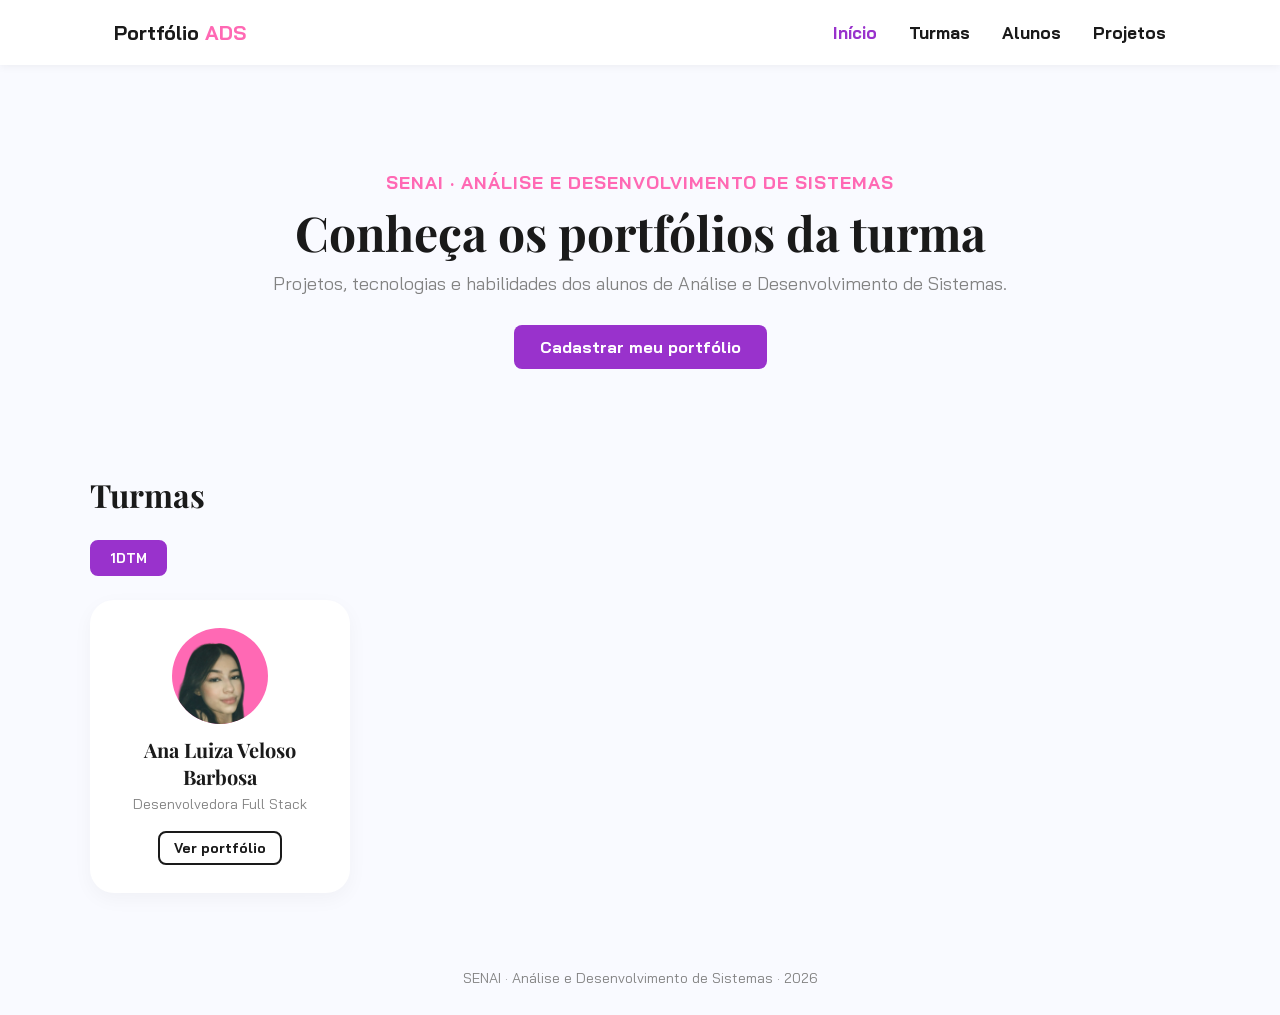
<file: index.html>
<!DOCTYPE html>
<html lang="pt-BR">

<head>
    <meta charset="UTF-8">
    <meta name="viewport" content="width=device-width, initial-scale=1.0">
    <title>Início | Portfólio ADS</title>
    <link rel="preconnect" href="https://fonts.googleapis.com">
    <link href="https://fonts.googleapis.com/css2?family=Bai+Jamjuree:wght@400;600;700&family=Playfair+Display:wght@700;800&display=swap" rel="stylesheet">
    <link rel="stylesheet" href="style.css">
</head>

<body>
    <header class="cabecalho">
        <div class="container">
            <a href="index.html" class="logo">Portfólio <span>ADS</span></a>
            <nav>
                <ul class="menu">
                    <li><a href="index.html" class="ativo">Início</a></li>
                    <li><a href="cadastro-turma.html">Turmas</a></li>
                    <li><a href="cadastro-aluno.html">Alunos</a></li>
                    <li><a href="cadastro-projeto.html">Projetos</a></li>
                </ul>
            </nav>
        </div>
    </header>

    <main>
        <div class="container">
            <section class="destaque">
                <p class="cargo">SENAI · Análise e Desenvolvimento de Sistemas</p>
                <h1>Conheça os portfólios da turma</h1>
                <p>Projetos, tecnologias e habilidades dos alunos de Análise e Desenvolvimento de Sistemas.</p>
                <a href="cadastro-aluno.html" class="btn btn-roxo">Cadastrar meu portfólio</a>
            </section>

            <h2>Turmas</h2>
            <div class="filtro-turmas" id="filtro-turmas">
                <button class="chip ativo">1DTM</button>
            </div>

            <div class="grade-alunos" id="grade-alunos">
                <a href="portfolio.html" class="cartao card-aluno">
                    <img class="avatar" src="img/foto-ana.png" alt="Foto de Ana Luiza">
                    <h3>Ana Luiza Veloso Barbosa</h3>
                    <p>Desenvolvedora Full Stack</p>
                    <span class="btn btn-fantasma btn-pequeno">Ver portfólio</span>
                </a>
            </div>
        </div>
    </main>

    <footer class="rodape">SENAI · Análise e Desenvolvimento de Sistemas · 2026</footer>

    <script src="js/api.js"></script>
    <script src="js/index.js"></script>
</body>

</html>
</file>
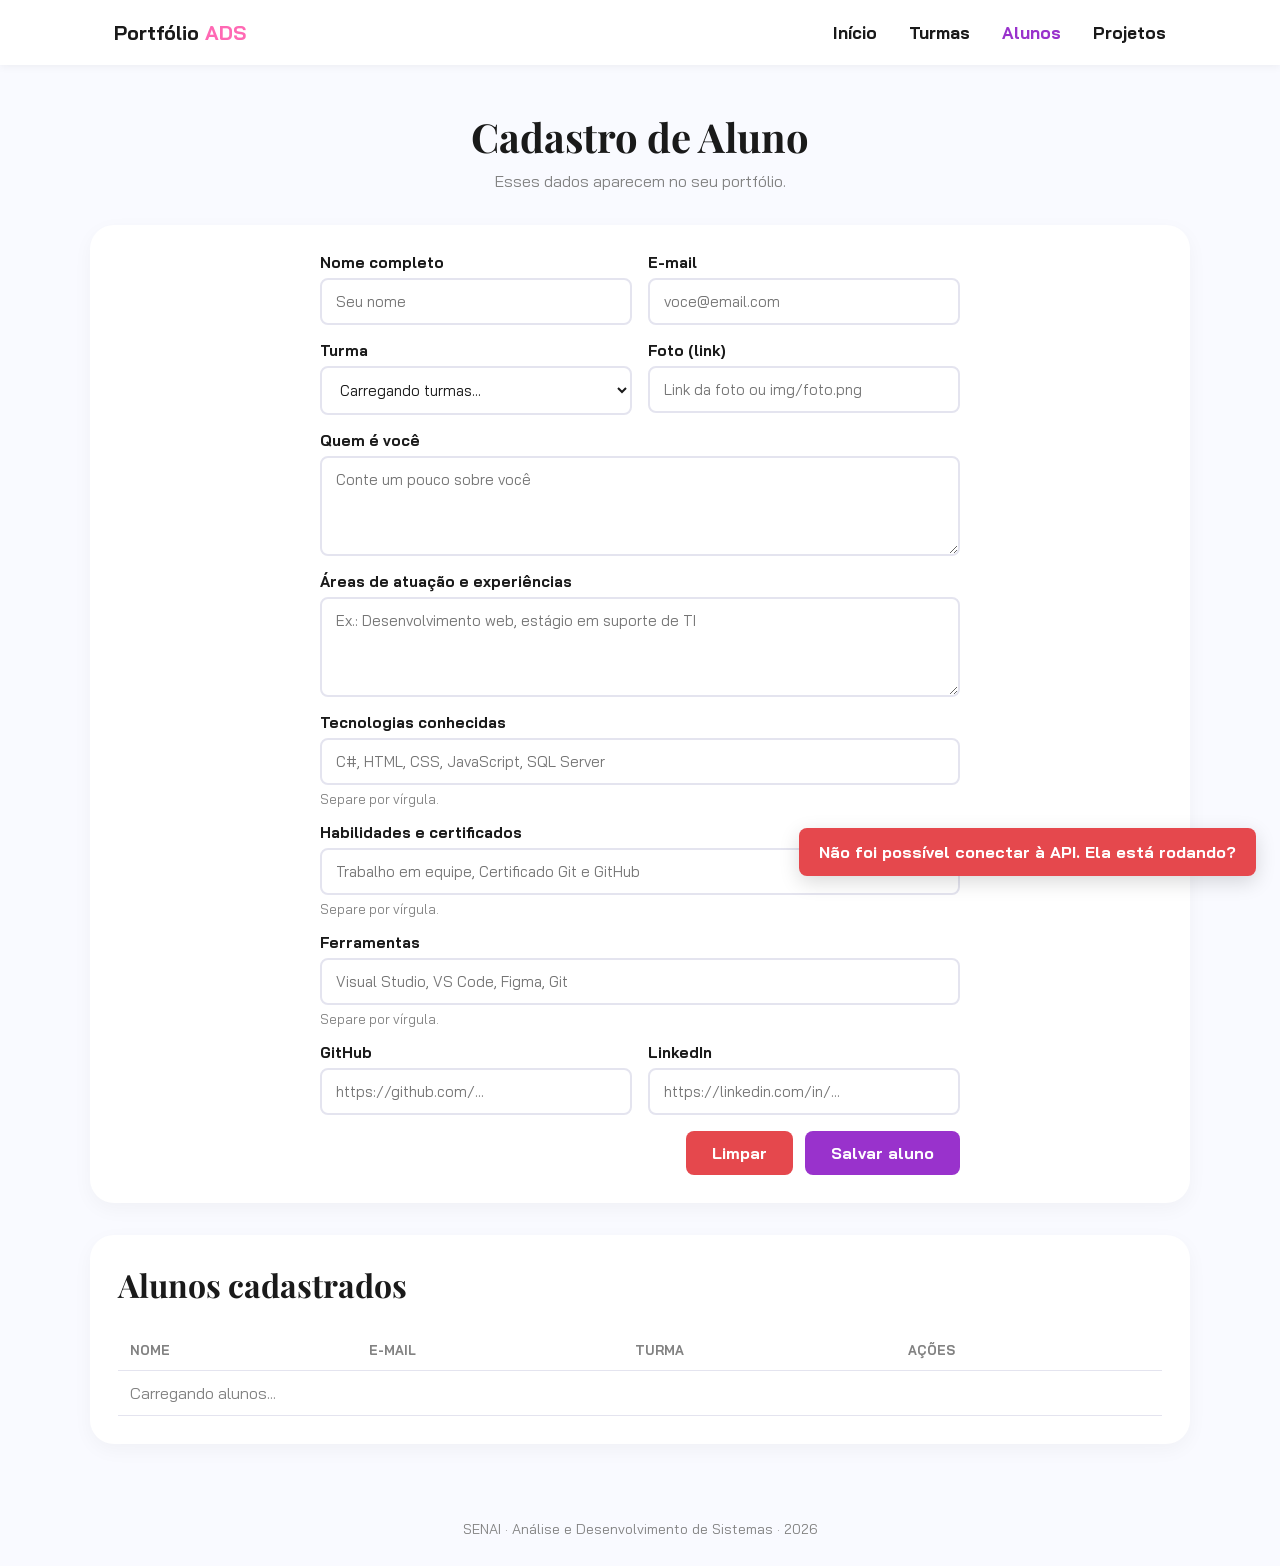
<file: cadastro-aluno.html>
<!DOCTYPE html>
<html lang="pt-BR">

<head>
    <meta charset="UTF-8">
    <meta name="viewport" content="width=device-width, initial-scale=1.0">
    <title>Cadastro de Aluno | Portfólio ADS</title>
    <link rel="preconnect" href="https://fonts.googleapis.com">
    <link href="https://fonts.googleapis.com/css2?family=Bai+Jamjuree:wght@400;600;700&family=Playfair+Display:wght@700;800&display=swap" rel="stylesheet">
    <link rel="stylesheet" href="style.css">
</head>

<body>
    <header class="cabecalho">
        <div class="container">
            <a href="index.html" class="logo">Portfólio <span>ADS</span></a>
            <nav>
                <ul class="menu">
                    <li><a href="index.html">Início</a></li>
                    <li><a href="cadastro-turma.html">Turmas</a></li>
                    <li><a href="cadastro-aluno.html" class="ativo">Alunos</a></li>
                    <li><a href="cadastro-projeto.html">Projetos</a></li>
                </ul>
            </nav>
        </div>
    </header>

    <main>
        <div class="container">
            <div class="titulo-pagina">
                <h1>Cadastro de Aluno</h1>
                <p>Esses dados aparecem no seu portfólio.</p>
            </div>

            <section class="cartao">
                <form class="formulario" id="form-aluno">
                    <div class="linha-campos">
                        <div class="campo">
                            <label for="nome">Nome completo</label>
                            <input type="text" id="nome" placeholder="Seu nome" required>
                        </div>
                        <div class="campo">
                            <label for="email">E-mail</label>
                            <input type="email" id="email" placeholder="voce@email.com" required>
                        </div>
                    </div>
                    <div class="linha-campos">
                        <div class="campo">
                            <label for="turma">Turma</label>
                            <select id="turma" required>
                                <option value="">Carregando turmas...</option>
                            </select>
                        </div>
                        <div class="campo">
                            <label for="foto">Foto (link)</label>
                            <input type="text" id="foto" placeholder="Link da foto ou img/foto.png">
                        </div>
                    </div>
                    <div class="campo">
                        <label for="sobre">Quem é você</label>
                        <textarea id="sobre" placeholder="Conte um pouco sobre você"></textarea>
                    </div>
                    <div class="campo">
                        <label for="areas">Áreas de atuação e experiências</label>
                        <textarea id="areas" placeholder="Ex.: Desenvolvimento web, estágio em suporte de TI"></textarea>
                    </div>
                    <div class="campo">
                        <label for="tecnologias">Tecnologias conhecidas</label>
                        <input type="text" id="tecnologias" placeholder="C#, HTML, CSS, JavaScript, SQL Server">
                        <small>Separe por vírgula.</small>
                    </div>
                    <div class="campo">
                        <label for="habilidades">Habilidades e certificados</label>
                        <input type="text" id="habilidades" placeholder="Trabalho em equipe, Certificado Git e GitHub">
                        <small>Separe por vírgula.</small>
                    </div>
                    <div class="campo">
                        <label for="ferramentas">Ferramentas</label>
                        <input type="text" id="ferramentas" placeholder="Visual Studio, VS Code, Figma, Git">
                        <small>Separe por vírgula.</small>
                    </div>
                    <div class="linha-campos">
                        <div class="campo">
                            <label for="github">GitHub</label>
                            <input type="url" id="github" placeholder="https://github.com/...">
                        </div>
                        <div class="campo">
                            <label for="linkedin">LinkedIn</label>
                            <input type="url" id="linkedin" placeholder="https://linkedin.com/in/...">
                        </div>
                    </div>
                    <div class="acoes-form">
                        <button type="reset" class="btn btn-vermelho">Limpar</button>
                        <button type="submit" class="btn btn-roxo" id="btn-salvar">Salvar aluno</button>
                    </div>
                </form>
            </section>

            <section class="cartao" style="margin-top: 32px;">
                <h2>Alunos cadastrados</h2>
                <table class="tabela">
                    <thead>
                        <tr>
                            <th>Nome</th>
                            <th>E-mail</th>
                            <th>Turma</th>
                            <th>Ações</th>
                        </tr>
                    </thead>
                    <tbody id="lista-alunos">
                        <tr><td colspan="4" class="vazio">Carregando alunos...</td></tr>
                    </tbody>
                </table>
            </section>
        </div>
    </main>

    <footer class="rodape">SENAI · Análise e Desenvolvimento de Sistemas · 2026</footer>

    <script src="js/api.js"></script>
    <script src="js/cadastro-aluno.js"></script>
</body>

</html>
</file>
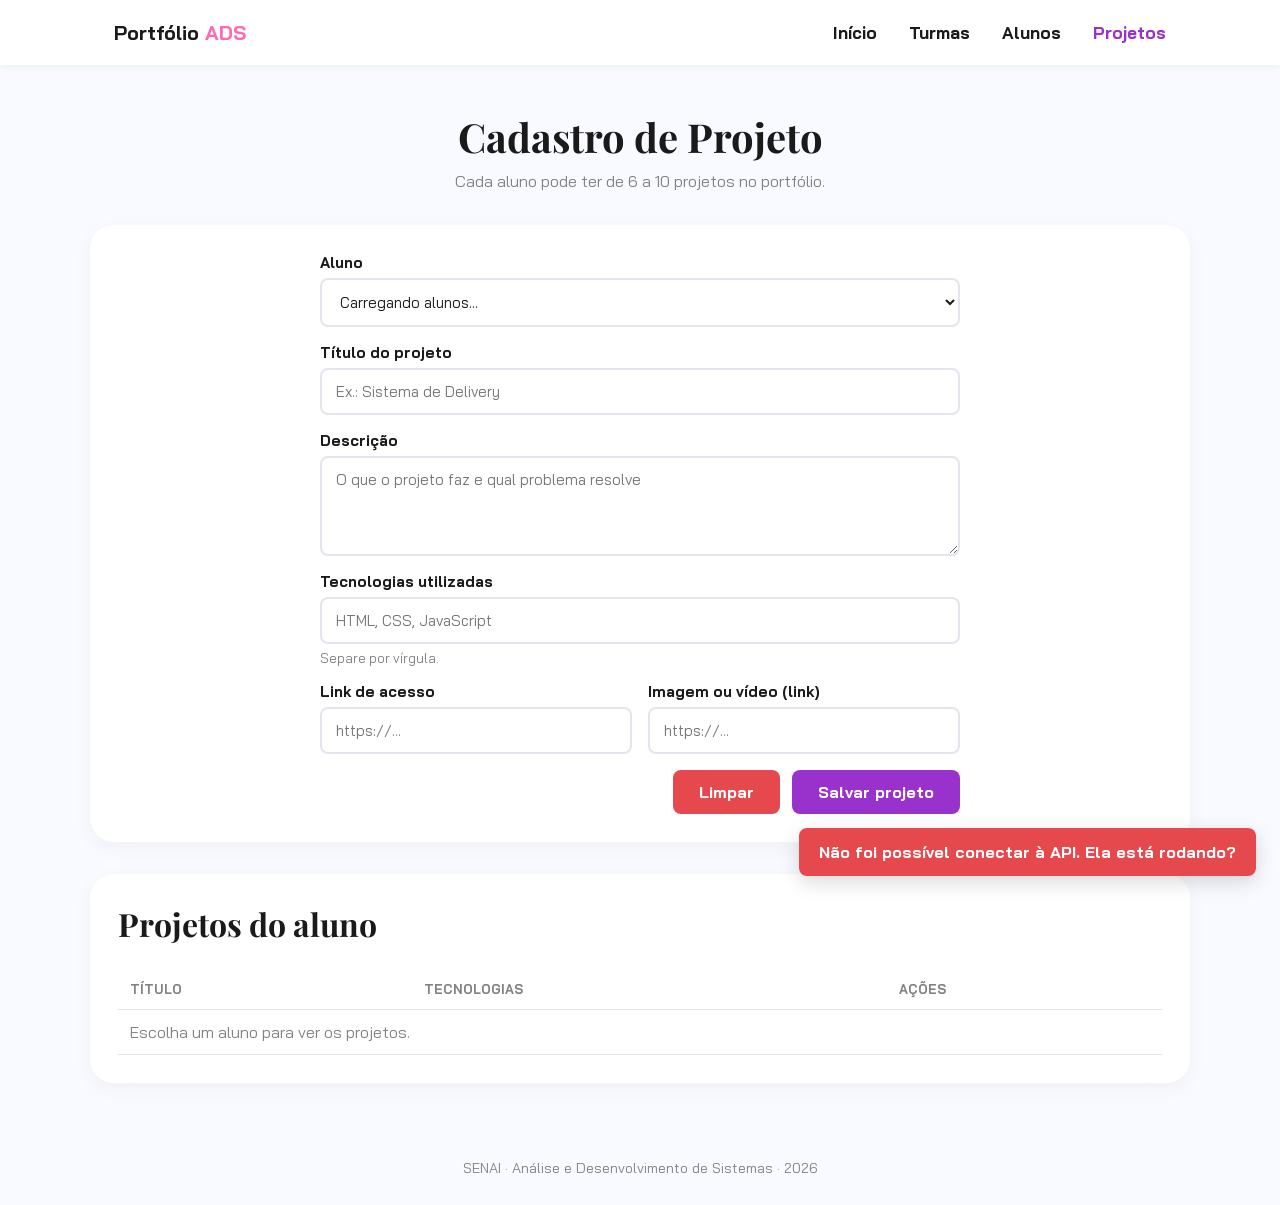
<file: cadastro-projeto.html>
<!DOCTYPE html>
<html lang="pt-BR">

<head>
    <meta charset="UTF-8">
    <meta name="viewport" content="width=device-width, initial-scale=1.0">
    <title>Cadastro de Projeto | Portfólio ADS</title>
    <link rel="preconnect" href="https://fonts.googleapis.com">
    <link href="https://fonts.googleapis.com/css2?family=Bai+Jamjuree:wght@400;600;700&family=Playfair+Display:wght@700;800&display=swap" rel="stylesheet">
    <link rel="stylesheet" href="style.css">
</head>

<body>
    <header class="cabecalho">
        <div class="container">
            <a href="index.html" class="logo">Portfólio <span>ADS</span></a>
            <nav>
                <ul class="menu">
                    <li><a href="index.html">Início</a></li>
                    <li><a href="cadastro-turma.html">Turmas</a></li>
                    <li><a href="cadastro-aluno.html">Alunos</a></li>
                    <li><a href="cadastro-projeto.html" class="ativo">Projetos</a></li>
                </ul>
            </nav>
        </div>
    </header>

    <main>
        <div class="container">
            <div class="titulo-pagina">
                <h1>Cadastro de Projeto</h1>
                <p>Cada aluno pode ter de 6 a 10 projetos no portfólio.</p>
            </div>

            <section class="cartao">
                <form class="formulario" id="form-projeto">
                    <div class="campo">
                        <label for="aluno">Aluno</label>
                        <select id="aluno" required>
                            <option value="">Carregando alunos...</option>
                        </select>
                    </div>
                    <div class="campo">
                        <label for="titulo">Título do projeto</label>
                        <input type="text" id="titulo" placeholder="Ex.: Sistema de Delivery" required>
                    </div>
                    <div class="campo">
                        <label for="descricao">Descrição</label>
                        <textarea id="descricao" placeholder="O que o projeto faz e qual problema resolve" required></textarea>
                    </div>
                    <div class="campo">
                        <label for="tecnologias">Tecnologias utilizadas</label>
                        <input type="text" id="tecnologias" placeholder="HTML, CSS, JavaScript">
                        <small>Separe por vírgula.</small>
                    </div>
                    <div class="linha-campos">
                        <div class="campo">
                            <label for="link">Link de acesso</label>
                            <input type="text" id="link" placeholder="https://...">
                        </div>
                        <div class="campo">
                            <label for="imagem">Imagem ou vídeo (link)</label>
                            <input type="text" id="imagem" placeholder="https://...">
                        </div>
                    </div>
                    <div class="acoes-form">
                        <button type="reset" class="btn btn-vermelho">Limpar</button>
                        <button type="submit" class="btn btn-roxo" id="btn-salvar">Salvar projeto</button>
                    </div>
                </form>
            </section>

            <section class="cartao" style="margin-top: 32px;">
                <h2>Projetos do aluno <span class="contador" id="contador"></span></h2>
                <table class="tabela">
                    <thead>
                        <tr>
                            <th>Título</th>
                            <th>Tecnologias</th>
                            <th>Ações</th>
                        </tr>
                    </thead>
                    <tbody id="lista-projetos">
                        <tr><td colspan="3" class="vazio">Escolha um aluno para ver os projetos.</td></tr>
                    </tbody>
                </table>
            </section>
        </div>
    </main>

    <footer class="rodape">SENAI · Análise e Desenvolvimento de Sistemas · 2026</footer>

    <script src="js/api.js"></script>
    <script src="js/cadastro-projeto.js"></script>
</body>

</html>
</file>
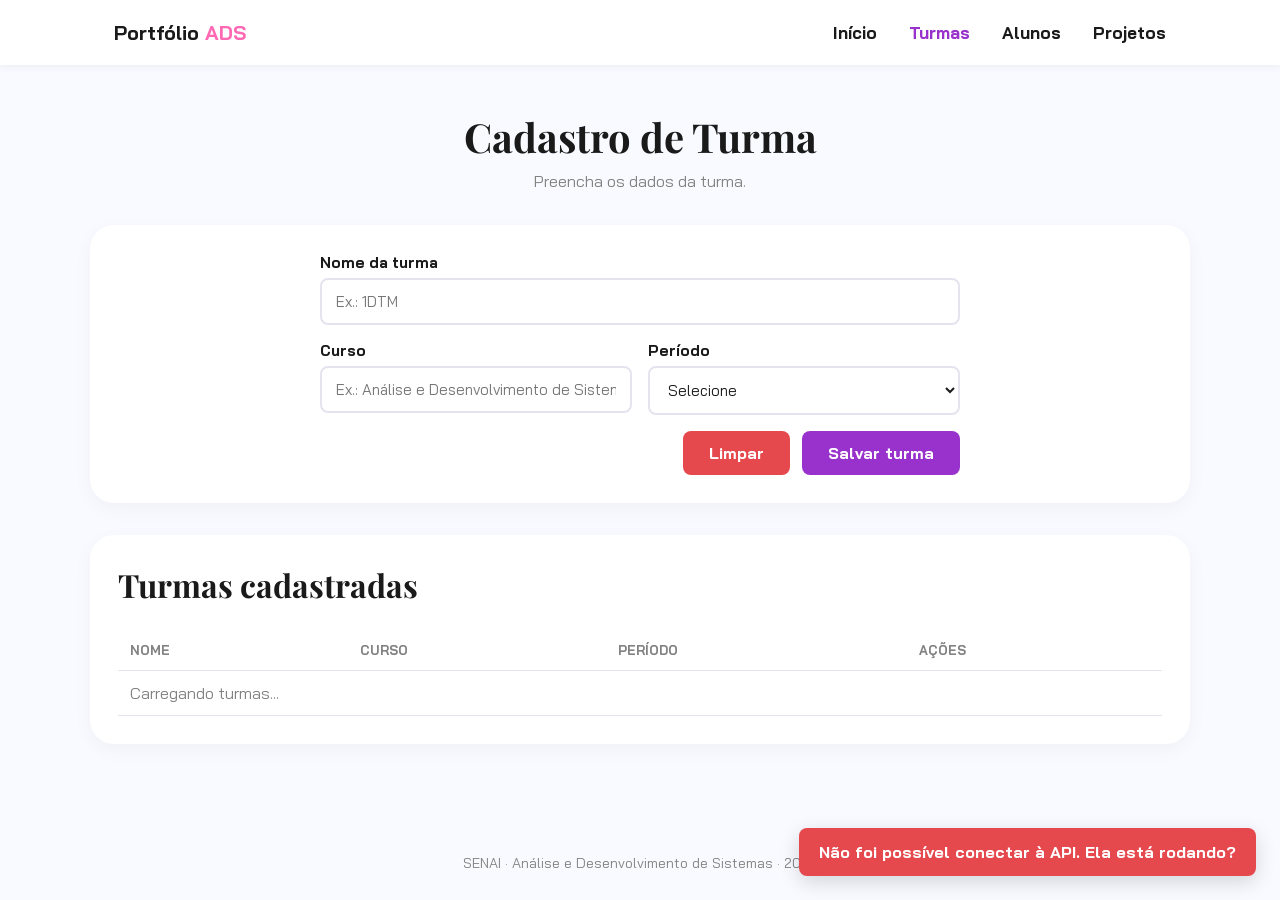
<file: cadastro-turma.html>
<!DOCTYPE html>
<html lang="pt-BR">

<head>
    <meta charset="UTF-8">
    <meta name="viewport" content="width=device-width, initial-scale=1.0">
    <title>Cadastro de Turma | Portfólio ADS</title>
    <link rel="preconnect" href="https://fonts.googleapis.com">
    <link href="https://fonts.googleapis.com/css2?family=Bai+Jamjuree:wght@400;600;700&family=Playfair+Display:wght@700;800&display=swap" rel="stylesheet">
    <link rel="stylesheet" href="style.css">
</head>

<body>
    <header class="cabecalho">
        <div class="container">
            <a href="index.html" class="logo">Portfólio <span>ADS</span></a>
            <nav>
                <ul class="menu">
                    <li><a href="index.html">Início</a></li>
                    <li><a href="cadastro-turma.html" class="ativo">Turmas</a></li>
                    <li><a href="cadastro-aluno.html">Alunos</a></li>
                    <li><a href="cadastro-projeto.html">Projetos</a></li>
                </ul>
            </nav>
        </div>
    </header>

    <main>
        <div class="container">
            <div class="titulo-pagina">
                <h1>Cadastro de Turma</h1>
                <p>Preencha os dados da turma.</p>
            </div>

            <section class="cartao">
                <form class="formulario" id="form-turma">
                    <div class="campo">
                        <label for="nome">Nome da turma</label>
                        <input type="text" id="nome" placeholder="Ex.: 1DTM" required>
                    </div>
                    <div class="linha-campos">
                        <div class="campo">
                            <label for="curso">Curso</label>
                            <input type="text" id="curso" placeholder="Ex.: Análise e Desenvolvimento de Sistemas" required>
                        </div>
                        <div class="campo">
                            <label for="periodo">Período</label>
                            <select id="periodo" required>
                                <option value="">Selecione</option>
                                <option>Manhã</option>
                                <option>Tarde</option>
                                <option>Noite</option>
                            </select>
                        </div>
                    </div>
                    <div class="acoes-form">
                        <button type="reset" class="btn btn-vermelho">Limpar</button>
                        <button type="submit" class="btn btn-roxo" id="btn-salvar">Salvar turma</button>
                    </div>
                </form>
            </section>

            <section class="cartao" style="margin-top: 32px;">
                <h2>Turmas cadastradas</h2>
                <table class="tabela">
                    <thead>
                        <tr>
                            <th>Nome</th>
                            <th>Curso</th>
                            <th>Período</th>
                            <th>Ações</th>
                        </tr>
                    </thead>
                    <tbody id="lista-turmas">
                        <tr><td colspan="4" class="vazio">Carregando turmas...</td></tr>
                    </tbody>
                </table>
            </section>
        </div>
    </main>

    <footer class="rodape">SENAI · Análise e Desenvolvimento de Sistemas · 2026</footer>

    <script src="js/api.js"></script>
    <script src="js/cadastro-turma.js"></script>
</body>

</html>
</file>
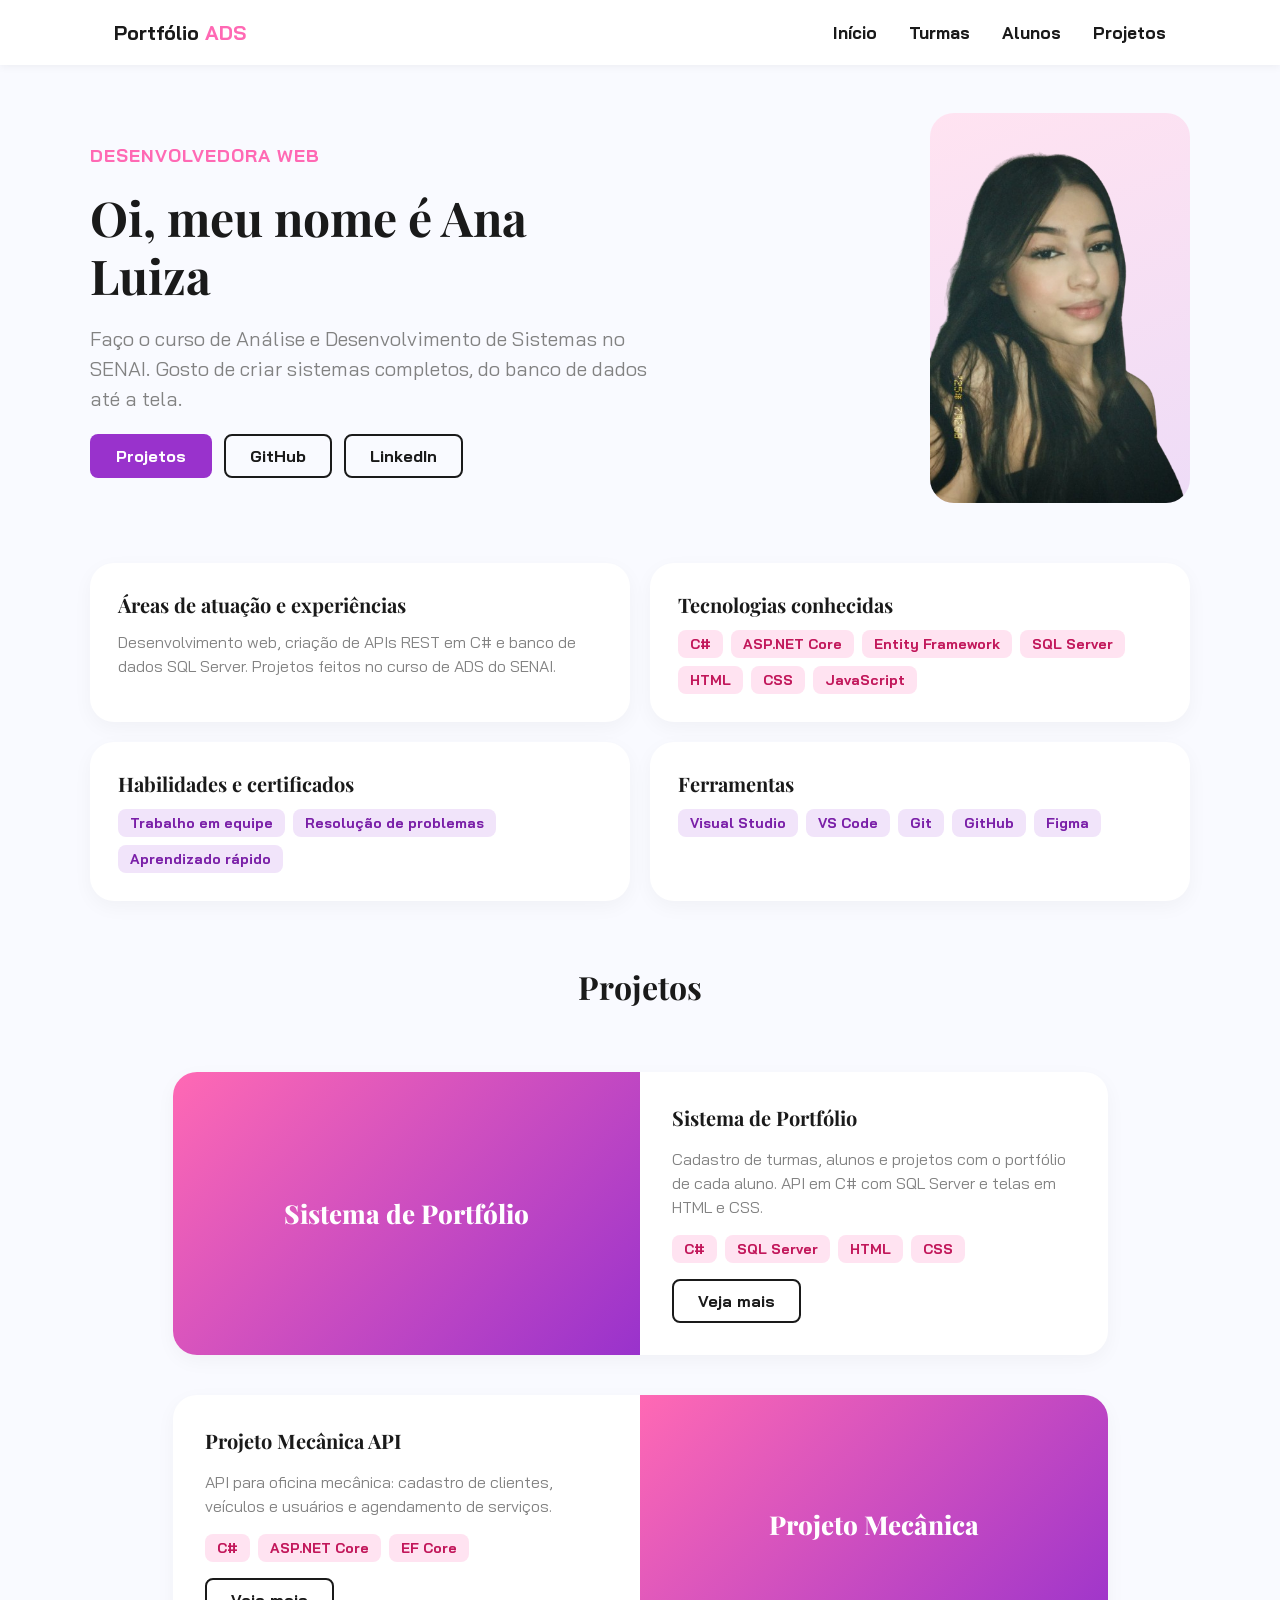
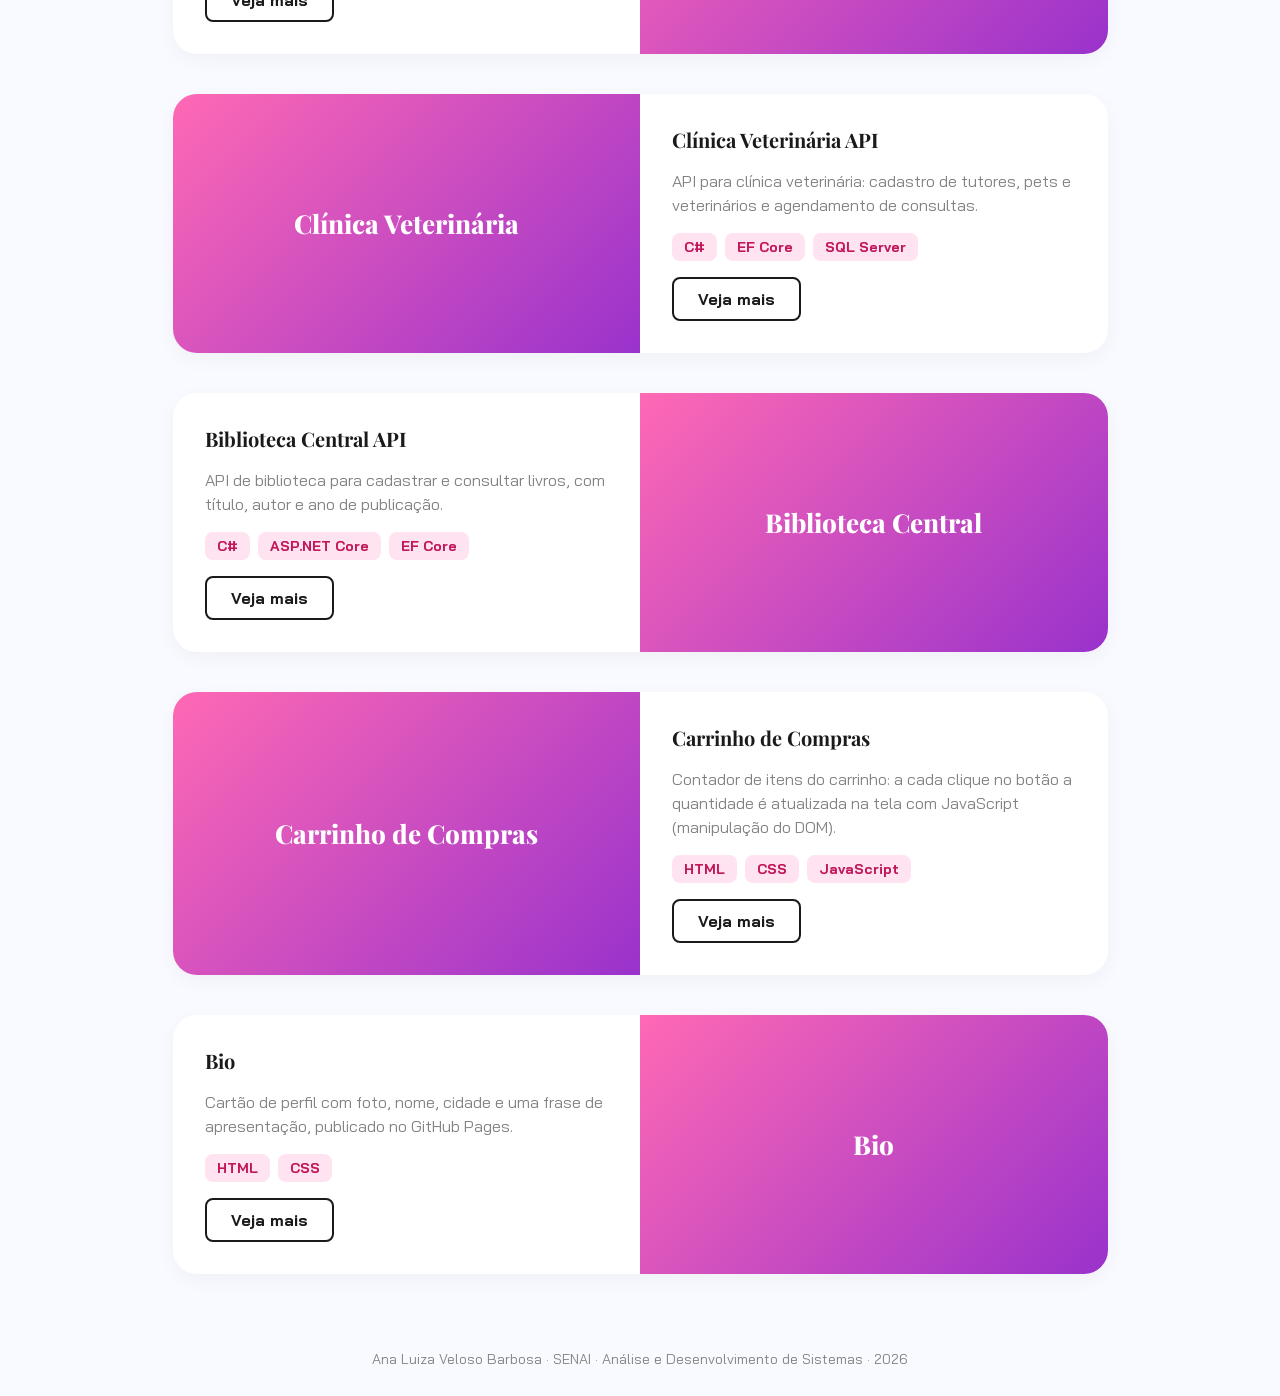
<file: portfolio.html>
<!DOCTYPE html>
<html lang="pt-BR">

<head>
    <meta charset="UTF-8">
    <meta name="viewport" content="width=device-width, initial-scale=1.0">
    <title>Portfólio | Ana Luiza Veloso Barbosa</title>
    <link rel="preconnect" href="https://fonts.googleapis.com">
    <link rel="preconnect" href="https://fonts.gstatic.com" crossorigin>
    <link href="https://fonts.googleapis.com/css2?family=Bai+Jamjuree:wght@400;600;700&family=Playfair+Display:wght@700;800&display=swap" rel="stylesheet">
    <link rel="stylesheet" href="style.css">
</head>

<body>
    <header class="cabecalho">
        <div class="container">
            <a href="index.html" class="logo">Portfólio <span>ADS</span></a>
            <nav>
                <ul class="menu">
                    <li><a href="index.html">Início</a></li>
                    <li><a href="cadastro-turma.html">Turmas</a></li>
                    <li><a href="cadastro-aluno.html">Alunos</a></li>
                    <li><a href="cadastro-projeto.html">Projetos</a></li>
                </ul>
            </nav>
        </div>
    </header>

    <main>
        <div class="container">
            <!-- Quem é você -->
            <section class="hero">
                <div class="hero-info">
                    <p class="cargo">Desenvolvedora Web</p>
                    <h1 id="nome">Oi, meu nome é Ana Luiza</h1>
                    <p class="descricao" id="sobre">Faço o curso de Análise e Desenvolvimento de Sistemas no SENAI. Gosto de
                        criar sistemas completos, do banco de dados até a tela.</p>
                    <div class="hero-botoes">
                        <a href="#projetos" class="btn btn-roxo">Projetos</a>
                        <a href="https://github.com/anaveloso-codes" target="_blank" class="btn btn-fantasma" id="link-github">GitHub</a>
                        <a href="#" target="_blank" class="btn btn-fantasma" id="link-linkedin">LinkedIn</a>
                    </div>
                </div>
                <div class="hero-foto">
                    <img id="foto" src="img/foto-ana.png" alt="Foto de Ana Luiza Veloso Barbosa">
                </div>
            </section>

            <div class="secoes">
                <section class="cartao secao">
                    <h3>Áreas de atuação e experiências</h3>
                    <p id="areas">Desenvolvimento web, criação de APIs REST em C# e banco de dados SQL Server. Projetos feitos
                        no curso de ADS do SENAI.</p>
                </section>
                <section class="cartao secao">
                    <h3>Tecnologias conhecidas</h3>
                    <div class="etiquetas" id="tecnologias">
                        <span class="etiqueta">C#</span>
                        <span class="etiqueta">ASP.NET Core</span>
                        <span class="etiqueta">Entity Framework</span>
                        <span class="etiqueta">SQL Server</span>
                        <span class="etiqueta">HTML</span>
                        <span class="etiqueta">CSS</span>
                        <span class="etiqueta">JavaScript</span>
                    </div>
                </section>
                <section class="cartao secao">
                    <h3>Habilidades e certificados</h3>
                    <div class="etiquetas" id="habilidades">
                        <span class="etiqueta roxa">Trabalho em equipe</span>
                        <span class="etiqueta roxa">Resolução de problemas</span>
                        <span class="etiqueta roxa">Aprendizado rápido</span>
                    </div>
                </section>
                <section class="cartao secao">
                    <h3>Ferramentas</h3>
                    <div class="etiquetas" id="ferramentas">
                        <span class="etiqueta roxa">Visual Studio</span>
                        <span class="etiqueta roxa">VS Code</span>
                        <span class="etiqueta roxa">Git</span>
                        <span class="etiqueta roxa">GitHub</span>
                        <span class="etiqueta roxa">Figma</span>
                    </div>
                </section>
            </div>

            <!-- Projetos: imagem e texto alternando de lado -->
            <section id="projetos" class="projetos">
                <h2>Projetos</h2>
                <div id="lista-projetos" class="projetos">

                <article class="projeto">
                    <div class="projeto-imagem">Sistema de Portfólio</div>
                    <div class="projeto-info">
                        <h3>Sistema de Portfólio</h3>
                        <p>Cadastro de turmas, alunos e projetos com o portfólio de cada aluno. API em C# com
                            SQL Server e telas em HTML e CSS.</p>
                        <div class="etiquetas"><span class="etiqueta">C#</span><span class="etiqueta">SQL Server</span><span class="etiqueta">HTML</span><span class="etiqueta">CSS</span></div>
                        <a href="https://github.com/anaveloso-codes/portfolio-backend" target="_blank" class="btn btn-fantasma">Veja mais</a>
                    </div>
                </article>

                <article class="projeto">
                    <div class="projeto-imagem">Projeto Mecânica</div>
                    <div class="projeto-info">
                        <h3>Projeto Mecânica API</h3>
                        <p>API para oficina mecânica: cadastro de clientes, veículos e usuários e agendamento de
                            serviços.</p>
                        <div class="etiquetas"><span class="etiqueta">C#</span><span class="etiqueta">ASP.NET Core</span><span class="etiqueta">EF Core</span></div>
                        <a href="https://github.com/anaveloso-codes/ProjetoMecanica.Api" target="_blank" class="btn btn-fantasma">Veja mais</a>
                    </div>
                </article>

                <article class="projeto">
                    <div class="projeto-imagem">Clínica Veterinária</div>
                    <div class="projeto-info">
                        <h3>Clínica Veterinária API</h3>
                        <p>API para clínica veterinária: cadastro de tutores, pets e veterinários e agendamento de
                            consultas.</p>
                        <div class="etiquetas"><span class="etiqueta">C#</span><span class="etiqueta">EF Core</span><span class="etiqueta">SQL Server</span></div>
                        <a href="https://github.com/anaveloso-codes/ClinicaVeterinaria" target="_blank" class="btn btn-fantasma">Veja mais</a>
                    </div>
                </article>

                <article class="projeto">
                    <div class="projeto-imagem">Biblioteca Central</div>
                    <div class="projeto-info">
                        <h3>Biblioteca Central API</h3>
                        <p>API de biblioteca para cadastrar e consultar livros, com título, autor e ano de
                            publicação.</p>
                        <div class="etiquetas"><span class="etiqueta">C#</span><span class="etiqueta">ASP.NET Core</span><span class="etiqueta">EF Core</span></div>
                        <a href="https://github.com/anaveloso-codes/biblioteca_central" target="_blank" class="btn btn-fantasma">Veja mais</a>
                    </div>
                </article>

                <article class="projeto">
                    <div class="projeto-imagem">Carrinho de Compras</div>
                    <div class="projeto-info">
                        <h3>Carrinho de Compras</h3>
                        <p>Contador de itens do carrinho: a cada clique no botão a quantidade é atualizada na tela
                            com JavaScript (manipulação do DOM).</p>
                        <div class="etiquetas"><span class="etiqueta">HTML</span><span class="etiqueta">CSS</span><span class="etiqueta">JavaScript</span></div>
                        <a href="https://github.com/anaveloso-codes/Carrinho-de-compras" target="_blank" class="btn btn-fantasma">Veja mais</a>
                    </div>
                </article>

                <article class="projeto">
                    <div class="projeto-imagem">Bio</div>
                    <div class="projeto-info">
                        <h3>Bio</h3>
                        <p>Cartão de perfil com foto, nome, cidade e uma frase de apresentação, publicado no GitHub
                            Pages.</p>
                        <div class="etiquetas"><span class="etiqueta">HTML</span><span class="etiqueta">CSS</span></div>
                        <a href="https://anaveloso-codes.github.io/Bio/" target="_blank" class="btn btn-fantasma">Veja mais</a>
                    </div>
                </article>
                </div>
            </section>
        </div>
    </main>

    <footer class="rodape" id="rodape">Ana Luiza Veloso Barbosa · SENAI · Análise e Desenvolvimento de Sistemas · 2026</footer>

    <script src="js/api.js"></script>
    <script src="js/portfolio.js"></script>
</body>

</html>
</file>
<file: style.css>
/* =========================================================
   Sistema de Portfólio — SENAI ADS
   Visual baseado no portfólio pessoal (fundo claro, títulos
   em Playfair Display, destaques em rosa e roxo).
   Estrutura: configurações globais → componentes → páginas
   → @media (mobile, tablet, desktop)
   ========================================================= */

/* Reset de CSS e configurações globais */
* {
    margin: 0;
    padding: 0;
    box-sizing: border-box;
    font-family: 'Bai Jamjuree', sans-serif;
}

/* Cores usadas no projeto */
:root {
    --rosa: #FF69B4;
    --roxo: #9932CC;
    --roxo-escuro: #7A1FA8;
    --preto: #1A1A1A;
    --cinza: #828282;
    --borda: #E4E4EF;
    --fundo: #F9FAFF;
    --branco: #FFFFFF;
    --vermelho: #E5484D;
}

body {
    /* Todo o conteúdo em coluna */
    display: flex;
    flex-direction: column;
    min-height: 100vh;
    background-color: var(--fundo);
    color: var(--preto);
}

a {
    text-decoration: none;
    color: inherit;
}

img {
    max-width: 100%;
}

/* Títulos com a mesma fonte do portfólio pessoal */
h1,
h2,
h3 {
    font-family: 'Playfair Display', serif;
    color: var(--preto);
}

h1 {
    font-size: 40px;
    line-height: 120%;
    margin-bottom: 8px;
}

h2 {
    font-size: 32px;
    margin-bottom: 24px;
}

h3 {
    font-size: 20px;
}

p {
    color: var(--cinza);
    line-height: 150%;
}

/* ---------------- Cabeçalho ---------------- */
.cabecalho {
    background: var(--branco);
    box-shadow: 0 2px 8px #0000000d;
}

.cabecalho .container {
    display: flex;
    justify-content: space-between;
    align-items: center;
    padding: 20px 24px;
}

.logo {
    font-size: 20px;
    font-weight: 700;
}

.logo span {
    color: var(--rosa);
}

.menu {
    display: flex;
    gap: 32px;
    list-style: none;
}

.menu a {
    font-size: 17px;
    font-weight: 700;
    transition: color 0.3s ease;
}

.menu a:hover,
.menu a.ativo {
    color: var(--roxo);
}

/* ---------------- Estrutura geral ---------------- */
.container {
    width: 100%;
    max-width: 1100px;
    margin: 0 auto;
}

main {
    flex: 1;
    padding: 48px 24px;
}

.titulo-pagina {
    text-align: center;
    margin-bottom: 32px;
}

.cartao {
    background: var(--branco);
    border-radius: 24px;
    padding: 28px;
    box-shadow: 0 6px 20px #1a1a1a0a;
}

/* ---------------- Botões (tamanho e estilo que não mudam) ---------------- */
.btn {
    display: inline-block;
    border: 2px solid transparent;
    padding: 10px 24px;
    border-radius: 8px;
    font-weight: 700;
    font-size: 16px;
    cursor: pointer;
    text-align: center;
    transition: all 0.3s ease;
}

.btn:hover {
    opacity: 0.85;
    transform: translateY(-2px);
}

/* Botão principal (roxo, como o botão "Projetos" do portfólio) */
.btn-roxo {
    background-color: var(--roxo);
    color: var(--branco);
}

/* Botão secundário em rosa */
.btn-rosa {
    background-color: var(--rosa);
    color: var(--branco);
}

/* Botão "fantasma": fundo transparente e borda preta */
.btn-fantasma {
    background-color: transparent;
    border-color: var(--preto);
    color: var(--preto);
}

.btn-vermelho {
    background-color: var(--vermelho);
    color: var(--branco);
}

.btn-pequeno {
    padding: 6px 14px;
    font-size: 14px;
}

/* ---------------- Formulários ---------------- */
.formulario {
    display: flex;
    flex-direction: column;
    gap: 16px;
    max-width: 640px;
    margin: 0 auto;
}

.campo {
    display: flex;
    flex-direction: column;
    gap: 6px;
}

.campo label {
    font-weight: 700;
    font-size: 15px;
}

.campo input,
.campo select,
.campo textarea {
    padding: 12px 14px;
    border: 2px solid var(--borda);
    border-radius: 8px;
    font-size: 15px;
    background: var(--branco);
    color: var(--preto);
}

.campo input:focus,
.campo select:focus,
.campo textarea:focus {
    outline: none;
    border-color: var(--roxo);
}

.campo textarea {
    min-height: 100px;
    resize: vertical;
}

.campo small {
    color: var(--cinza);
}

.linha-campos {
    display: grid;
    grid-template-columns: 1fr 1fr;
    gap: 16px;
}

.acoes-form {
    display: flex;
    gap: 12px;
    justify-content: flex-end;
}

/* ---------------- Tabela de listagem ---------------- */
.tabela {
    width: 100%;
    border-collapse: collapse;
}

.tabela th,
.tabela td {
    padding: 12px;
    text-align: left;
    border-bottom: 1px solid var(--borda);
}

.tabela th {
    color: var(--cinza);
    font-size: 13px;
    text-transform: uppercase;
}

.tabela .acoes {
    display: flex;
    gap: 8px;
}

/* ---------------- Página inicial ---------------- */
.destaque {
    text-align: center;
    padding: 56px 24px;
    margin-bottom: 48px;
}

.destaque .cargo {
    margin-bottom: 8px;
}

.destaque h1 {
    font-size: 48px;
}

.destaque p {
    font-size: 18px;
    margin-bottom: 28px;
}

.filtro-turmas {
    display: flex;
    flex-wrap: wrap;
    gap: 12px;
    margin-bottom: 24px;
}

.chip {
    padding: 8px 18px;
    border-radius: 8px;
    background: transparent;
    border: 2px solid var(--preto);
    font-weight: 700;
    color: var(--preto);
    cursor: pointer;
}

.chip.ativo {
    background: var(--roxo);
    border-color: var(--roxo);
    color: var(--branco);
}

.grade-alunos {
    display: grid;
    gap: 20px;
}

.card-aluno {
    text-align: center;
    transition: transform 0.3s ease;
}

.card-aluno:hover {
    transform: translateY(-4px);
}

.avatar {
    width: 96px;
    height: 96px;
    border-radius: 50%;
    margin: 0 auto 12px;
    display: flex;
    align-items: center;
    justify-content: center;
    font-size: 30px;
    font-weight: 700;
    color: var(--branco);
    background: var(--rosa);
    object-fit: cover;
    object-position: top;
}

.avatar.roxo {
    background: var(--roxo);
}

.card-aluno h3 {
    margin-bottom: 4px;
}

.card-aluno p {
    font-size: 14px;
    margin-bottom: 16px;
}

/* ---------------- Portfólio: apresentação ---------------- */
.cargo {
    font-size: 18px;
    font-weight: 800;
    color: var(--rosa);
    text-transform: uppercase;
    letter-spacing: 1px;
}

.descricao {
    font-size: 20px;
}

.hero {
    display: flex;
    flex-direction: column-reverse;
    align-items: center;
    gap: 32px;
    margin-bottom: 56px;
}

.hero-info {
    display: flex;
    flex-direction: column;
    gap: 20px;
}

.hero-info h1 {
    font-size: 48px;
    margin: 0;
}

.hero-botoes {
    display: flex;
    flex-wrap: wrap;
    gap: 12px;
}

.hero-foto img {
    width: 260px;
    border-radius: 24px;
    background: linear-gradient(160deg, #FFE3F1, #EEDCF7);
}

/* ---------------- Portfólio: seções ---------------- */
.secoes {
    display: grid;
    gap: 20px;
    margin-bottom: 64px;
}

.secao h3 {
    margin-bottom: 12px;
}

.etiquetas {
    display: flex;
    flex-wrap: wrap;
    gap: 8px;
}

.etiqueta {
    padding: 5px 12px;
    border-radius: 8px;
    background: #FFE3F1;
    color: #C2185B;
    font-weight: 700;
    font-size: 14px;
}

.etiqueta.roxa {
    background: #F1E4FA;
    color: var(--roxo-escuro);
}

/* ---------------- Portfólio: projetos (imagem e texto alternando) ---------------- */
.projetos {
    display: flex;
    flex-direction: column;
    align-items: center;
    gap: 40px;
}

/* lista que o JavaScript preenche dentro da seção de projetos */
#lista-projetos {
    width: 100%;
}

.projeto {
    display: flex;
    flex-direction: column;
    width: 100%;
    background: var(--branco);
    border-radius: 24px;
    overflow: hidden;
    box-shadow: 0 6px 20px #1a1a1a0a;
}

.projeto-imagem {
    min-height: 200px;
    display: flex;
    align-items: center;
    justify-content: center;
    padding: 24px;
    background: linear-gradient(135deg, var(--rosa), var(--roxo));
    color: var(--branco);
    font-family: 'Playfair Display', serif;
    font-size: 26px;
    font-weight: 800;
    text-align: center;
}

.projeto-info {
    display: flex;
    flex-direction: column;
    gap: 16px;
    padding: 32px;
}

.projeto-info .btn {
    align-self: flex-start;
}

/* ---------------- Avisos e mensagens (criados pelo JavaScript) ---------------- */
.aviso {
    position: fixed;
    right: 24px;
    bottom: 24px;
    padding: 14px 20px;
    border-radius: 8px;
    color: var(--branco);
    font-weight: 700;
    box-shadow: 0 6px 20px #00000026;
    animation: aparecer 0.3s ease;
    z-index: 10;
}

.aviso.sucesso {
    background: var(--roxo);
}

.aviso.erro {
    background: var(--vermelho);
}

@keyframes aparecer {
    from {
        opacity: 0;
        transform: translateY(12px);
    }

    to {
        opacity: 1;
        transform: translateY(0);
    }
}

.vazio {
    text-align: center;
    color: var(--cinza);
    padding: 24px;
}

.contador {
    font-weight: 700;
    color: var(--roxo);
}

/* ---------------- Rodapé ---------------- */
.rodape {
    text-align: center;
    padding: 28px;
    color: var(--cinza);
    font-size: 14px;
}

/* O que é específico do mobile */
@media (max-width: 600px) {
    .cabecalho .container {
        flex-direction: column;
        gap: 12px;
    }

    .menu {
        gap: 16px;
    }

    .menu a {
        font-size: 15px;
    }

    .hero-info h1,
    .destaque h1 {
        font-size: 34px;
    }

    .linha-campos {
        grid-template-columns: 1fr;
    }

    .acoes-form .btn {
        width: 100%;
    }

    .tabela th:nth-child(2),
    .tabela td:nth-child(2) {
        display: none;
    }
}

/* O que é específico do tablet */
@media (min-width: 601px) and (max-width: 1024px) {
    .grade-alunos,
    .secoes {
        grid-template-columns: repeat(2, 1fr);
    }
}

/* O que é específico do desktop */
@media (min-width: 1025px) {
    .grade-alunos {
        grid-template-columns: repeat(4, 1fr);
    }

    .secoes {
        grid-template-columns: repeat(2, 1fr);
    }

    /* Apresentação: texto à esquerda e foto à direita */
    .hero {
        flex-direction: row;
        justify-content: space-between;
    }

    .hero-info {
        max-width: 560px;
    }

    /* Projetos em linha, alternando o lado da imagem (zigue-zague) */
    .projeto {
        flex-direction: row;
        width: 85%;
    }

    .projeto:nth-of-type(even) {
        flex-direction: row-reverse;
    }

    .projeto-imagem,
    .projeto-info {
        width: 50%;
    }

    .projeto-info {
        justify-content: center;
    }
}
</file>
